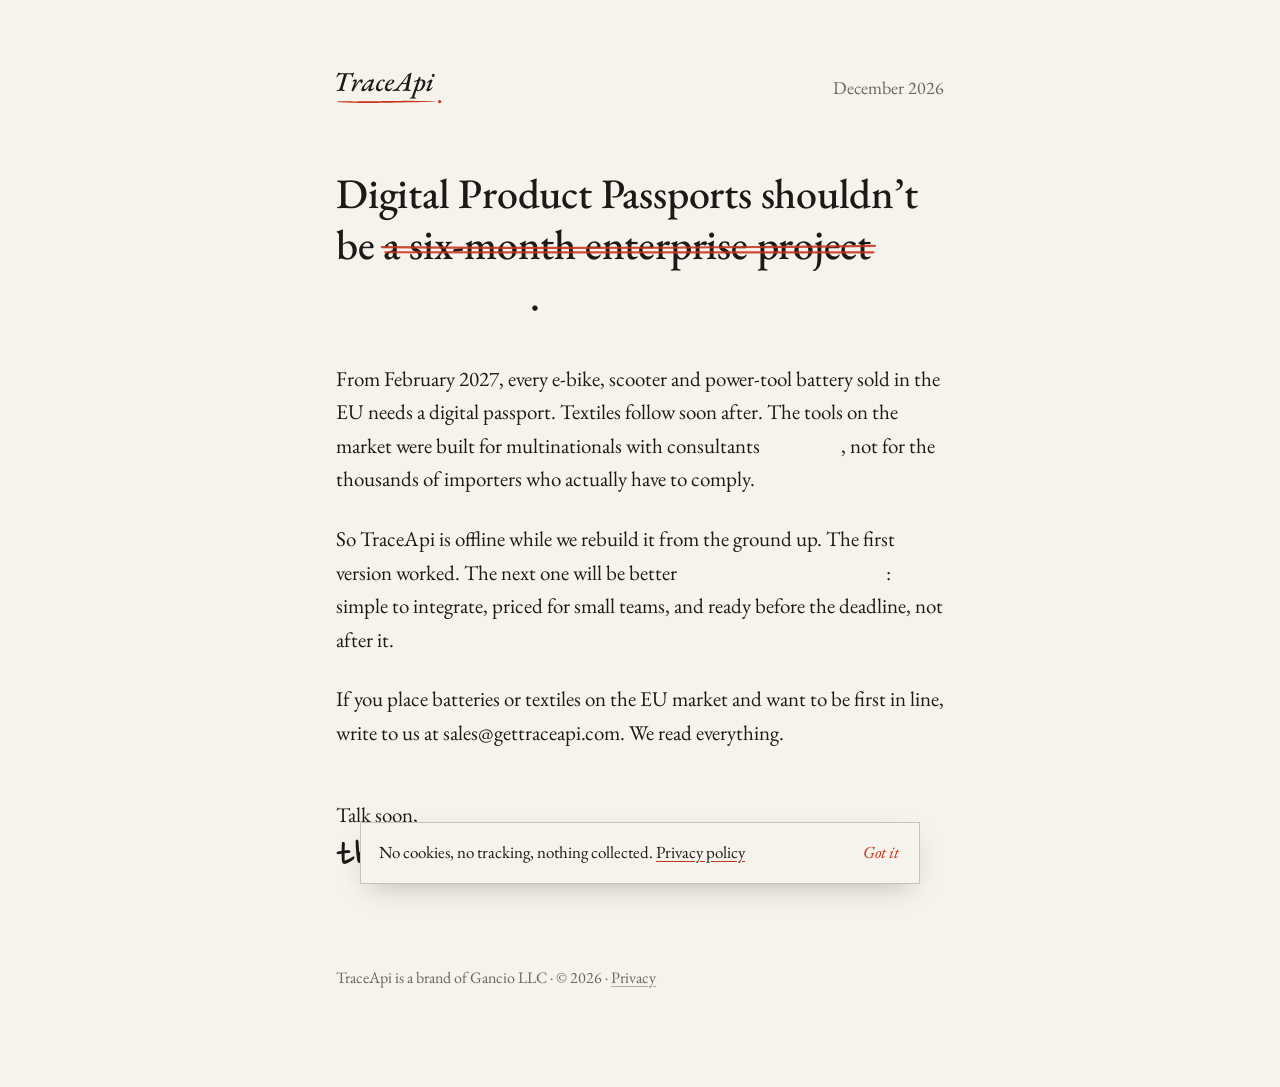
<file: index.html>
<!doctype html>
<html lang="en">
<head>
  <meta charset="utf-8">
  <meta name="viewport" content="width=device-width, initial-scale=1">
  <title>TraceApi · Digital Product Passports without the six-month project</title>
  <meta name="description" content="Digital Product Passports for EU battery and textile importers. One simple API, priced for small teams, ready before the February 2027 deadline.">
  <meta property="og:title" content="TraceApi · Digital Product Passports without the six-month project">
  <meta property="og:description" content="One simple API for EU Digital Product Passports, priced for small teams and ready before the February 2027 battery deadline.">
  <meta property="og:type" content="website">
  <meta name="theme-color" content="#f6f3ec">
  <link rel="icon" href="favicon.svg" type="image/svg+xml">
  <!-- Fonts are self-hosted: no visitor data goes to third parties. -->
  <link rel="preload" href="fonts/EBGaramond-400-normal-latin.woff2" as="font" type="font/woff2" crossorigin>
  <link rel="stylesheet" href="fonts/fonts.css">
  <style>
    :root {
      --paper: #f6f3ec;
      --ink: #1c1a17;
      --ink-2: #6b665d;
      --pencil: #c8331f;
    }
    @media (prefers-color-scheme: dark) {
      :root {
        --paper: #1b1a18;
        --ink: #e9e4d8;
        --ink-2: #a19a8c;
        --pencil: #ff7a5c;
      }
    }
    * { box-sizing: border-box; }
    html { -webkit-text-size-adjust: 100%; }
    body {
      margin: 0;
      background: var(--paper);
      color: var(--ink);
      font-family: "EB Garamond", Garamond, "Iowan Old Style", "Palatino Linotype", Georgia, serif;
      font-size: 21px;
      line-height: 1.6;
      font-feature-settings: "kern", "liga", "onum";
      -webkit-font-smoothing: antialiased;
      overflow-x: hidden;
    }
    ::selection { background: color-mix(in srgb, var(--pencil) 25%, transparent); }

    .page {
      position: relative;
      max-width: 640px;
      margin: 0 auto;
      padding: 72px 16px 96px;
    }
    #marks {
      position: absolute; inset: 0; width: 100%; height: 100%;
      pointer-events: none; overflow: visible;
    }
    #marks path {
      fill: none; stroke: var(--pencil); stroke-width: 2.1;
      stroke-linecap: round; stroke-linejoin: round; opacity: .88;
    }

    .top {
      display: flex; justify-content: space-between; align-items: center; gap: 16px;
      margin-bottom: 64px; color: var(--ink-2); font-size: 18px;
    }
    .top .name img { display: block; height: 32px; width: auto; }

    .notice {
      position: fixed; left: 16px; right: 16px; bottom: 16px; z-index: 10;
      max-width: 560px; margin: 0 auto;
      display: flex; align-items: baseline; justify-content: space-between; gap: 16px;
      background: var(--paper); color: var(--ink);
      border: 1px solid color-mix(in srgb, var(--ink) 22%, transparent);
      box-shadow: 0 10px 30px -12px color-mix(in srgb, var(--ink) 35%, transparent);
      padding: 14px 18px; font-size: 17px; line-height: 1.4;
    }
    .notice[hidden] { display: none; }
    .notice a { text-decoration: underline; text-decoration-color: var(--pencil); text-underline-offset: 3px; }
    .notice button {
      font: inherit; font-style: italic; color: var(--pencil); background: none; border: 0;
      padding: 4px 2px; cursor: pointer; white-space: nowrap;
    }
    .notice button:focus-visible { outline: 2px solid var(--pencil); outline-offset: 2px; }
    .foot a { text-decoration: underline; text-decoration-color: color-mix(in srgb, var(--ink-2) 50%, transparent); text-underline-offset: 3px; }

    h1 {
      font-weight: 500; font-size: clamp(30px, 6vw, 42px); line-height: 1.22;
      letter-spacing: -.005em; margin: 0 0 40px;
    }
    p { margin: 0 0 26px; hyphens: auto; }

    del { text-decoration: none; }
    ins {
      text-decoration: none;
      font-family: "Nanum Pen Script", "Bradley Hand", "Segoe Print", cursive;
      color: var(--pencil);
      font-size: 1.32em; line-height: 0;
      display: inline-block; transform: rotate(-2deg) translateY(.05em);
      opacity: 0; transition: opacity .45s ease;
      white-space: nowrap;
    }
    h1 ins { font-size: 1.18em; }
    ins.on { opacity: 1; }

    .para { position: relative; }
    .note {
      position: absolute; right: calc(100% + 44px); top: -6px; width: 170px;
      font-family: "Nanum Pen Script", "Bradley Hand", "Segoe Print", cursive;
      color: var(--pencil); font-size: 25px; line-height: 1.05; text-align: right;
      transform: rotate(-5deg); opacity: 0; transition: opacity .5s ease;
    }
    .note.right { right: auto; left: calc(100% + 44px); text-align: left; transform: rotate(4deg); }
    .note.on { opacity: 1; }

    a { color: inherit; text-decoration: none; }
    .mail { white-space: nowrap; }

    .sign { margin-top: 48px; }
    .sign .hand {
      display: block; margin-top: 2px;
      font-family: "Nanum Pen Script", "Bradley Hand", cursive;
      font-size: 44px; line-height: 1; color: var(--ink); transform: rotate(-3deg); transform-origin: left;
    }
    .foot { margin-top: 88px; color: var(--ink-2); font-size: 16px; }

    @media (max-width: 1080px) {
      .note, .note.right {
        position: static; display: block; width: auto; text-align: left;
        margin: 0 0 4px 0; transform: rotate(-2deg); transform-origin: left;
        font-size: 23px;
      }
    }
    @media (max-width: 520px) {
      body { font-size: 19px; }
      .page { padding-top: 40px; }
      .top { margin-bottom: 44px; }
      h1 { margin-bottom: 30px; }
    }
    @media (prefers-reduced-motion: reduce) {
      ins, .note { transition: none; }
    }
  </style>
</head>
<body>
  <main class="page" id="page">
    <svg id="marks" aria-hidden="true"></svg>

    <div class="top">
      <picture class="name">
        <source srcset="wordmark-dark.svg" media="(prefers-color-scheme: dark)">
        <img src="wordmark.svg" alt="TraceApi" width="106" height="32">
      </picture>
      <span id="when">November 2026</span>
    </div>

    <h1>
      Digital Product Passports shouldn’t be
      <del data-step="1">a six-month enterprise project</del>
      <ins>one API call</ins>.
    </h1>

    <div class="para">
      <aside class="note" data-step="3">this is who<br>it’s for</aside>
      <p>
        From February 2027, every e-bike, scooter and power-tool battery sold in the EU
        needs a digital passport. Textiles follow soon after. The tools on the market were
        built for <del data-step="2">multinationals with consultants</del> <ins>the few</ins>,
        not for the thousands of
        <span class="circle" data-step="3">importers</span> who actually have to comply.
      </p>
    </div>

    <div class="para">
      <aside class="note right" data-step="5">be specific</aside>
      <p>
        So TraceApi is offline while we rebuild it from the ground up. The first version
        worked. The next one will be <del data-step="4">better</del>
        <ins>done in an afternoon</ins>: simple to integrate, priced for small teams,
        and ready before the deadline, not after it.
      </p>
    </div>

    <div class="para">
      <p>
        If you place batteries or textiles on the EU market and want to be first in line,
        write to us at
        <a class="mail underline" data-step="6" href="mailto:sales@gettraceapi.com?subject=Early%20access">sales@gettraceapi.com</a>.
        We read everything.
      </p>
    </div>

    <div class="sign">
      Talk soon,
      <span class="hand">the TraceApi team</span>
    </div>

    <div class="foot">
      TraceApi is a brand of Gancio LLC · © <span id="y">2026</span> · <a href="privacy.html">Privacy</a>
    </div>
  </main>

  <div class="notice" id="notice" role="region" aria-label="Privacy notice" hidden>
    <span>No cookies, no tracking, nothing collected. <a href="privacy.html">Privacy policy</a></span>
    <button type="button" id="notice-ok">Got it</button>
  </div>

  <script>
  (() => {
    const now = new Date();
    document.getElementById('y').textContent = now.getFullYear();
    document.getElementById('when').textContent =
      now.toLocaleDateString('en-GB', { month: 'long', year: 'numeric' });

    const page = document.getElementById('page');
    const svg = document.getElementById('marks');
    const NS = 'http://www.w3.org/2000/svg';
    const reduce = matchMedia('(prefers-reduced-motion: reduce)').matches;

    // deterministic wobble per element so redraws on resize look the same
    const rng = seed => () => {
      seed |= 0; seed = seed + 0x6D2B79F5 | 0;
      let t = Math.imul(seed ^ seed >>> 15, 1 | seed);
      t = t + Math.imul(t ^ t >>> 7, 61 | t) ^ t;
      return ((t ^ t >>> 14) >>> 0) / 4294967296 - .5;
    };

    const lineD = (x1, x2, y, r, lift) => {
      const len = x2 - x1;
      const a = [x1 - 3 + r() * 4, y + r() * 2.5];
      const b = [x2 + 3 + r() * 4, y + lift + r() * 2.5];
      const c = [x1 + len * (.45 + r() * .1), y + r() * 4];
      return `M${a[0].toFixed(1)} ${a[1].toFixed(1)} Q${c[0].toFixed(1)} ${c[1].toFixed(1)} ${b[0].toFixed(1)} ${b[1].toFixed(1)}`;
    };

    const ellipseD = (cx, cy, rx, ry, r) => {
      const start = -2.6 + r() * .6, turn = Math.PI * 2 * 1.08, n = 56;
      let d = '';
      for (let i = 0; i <= n; i++) {
        const t = start + turn * i / n;
        const k = 1 + r() * .05 + (i / n) * .06;
        const x = cx + Math.cos(t) * rx * k, y = cy + Math.sin(t) * ry * k;
        d += (i ? 'L' : 'M') + x.toFixed(1) + ' ' + y.toFixed(1);
      }
      return d;
    };

    const rel = rect => {
      const p = page.getBoundingClientRect();
      return { l: rect.left - p.left, r: rect.right - p.left, t: rect.top - p.top, b: rect.bottom - p.top, h: rect.height, w: rect.width };
    };

    const paths = el => {
      const r = rng(+el.dataset.step * 7919 + el.textContent.length);
      const out = [];
      const rects = [...el.getClientRects()].map(rel);
      if (el.tagName === 'DEL') {
        for (const q of rects) {
          const y = q.t + q.h * .56;
          out.push(lineD(q.l, q.r, y, r, -1.5));
          out.push(lineD(q.l + 4, q.r - 2, y + 3.5, r, 1));
        }
      } else if (el.classList.contains('circle')) {
        const q = rel(el.getBoundingClientRect());
        out.push(ellipseD((q.l + q.r) / 2, (q.t + q.b) / 2 + 1, q.w / 2 + 6, q.h / 2 + 5, r));
      } else if (el.classList.contains('underline')) {
        for (const q of rects) {
          out.push(lineD(q.l, q.r - 4, q.b - 3, r, 2));
          out.push(lineD(q.l + 10, q.r - 6, q.b + 2, r, -1));
        }
      }
      return out;
    };

    const draw = (el, animate) => {
      const ds = paths(el);
      ds.forEach((d, i) => {
        const p = document.createElementNS(NS, 'path');
        p.setAttribute('d', d);
        svg.appendChild(p);
        if (!animate) return;
        const L = p.getTotalLength();
        p.style.strokeDasharray = L; p.style.strokeDashoffset = L;
        p.getBoundingClientRect();
        const dur = Math.max(260, Math.min(700, L * 2.2));
        p.style.transition = `stroke-dashoffset ${dur}ms cubic-bezier(.6,.05,.3,1) ${i * 140}ms`;
        p.style.strokeDashoffset = 0;
      });
      if (el.tagName === 'DEL') {
        const ins = el.nextElementSibling;
        if (ins && ins.tagName === 'INS') {
          if (animate) setTimeout(() => ins.classList.add('on'), 520); else ins.classList.add('on');
        }
      }
      if (el.classList.contains('note')) el.classList.add('on');
    };

    const steps = [...document.querySelectorAll('[data-step]')]
      .sort((a, b) => a.dataset.step - b.dataset.step);
    const done = new Set();

    const redraw = () => {
      svg.innerHTML = '';
      done.forEach(el => draw(el, false));
    };

    const run = () => {
      if (reduce) { steps.forEach(el => { done.add(el); draw(el, false); }); return; }
      let t = 900;
      let last = null;
      for (const el of steps) {
        if (last !== null && el.dataset.step !== last) t += 1150;
        last = el.dataset.step;
        setTimeout(() => { done.add(el); draw(el, true); }, t);
      }
    };

    let rt;
    addEventListener('resize', () => { clearTimeout(rt); rt = setTimeout(redraw, 120); });
    (document.fonts ? document.fonts.ready : Promise.resolve()).then(run);

    // Privacy notice. Remembering "Got it" uses one localStorage entry, which is
    // strictly necessary for a feature the visitor asked for (ePrivacy Art. 5(3) exemption).
    const notice = document.getElementById('notice');
    let seen = false;
    try { seen = localStorage.getItem('traceapi-notice') === '1'; } catch (e) {}
    if (!seen) notice.hidden = false;
    document.getElementById('notice-ok').addEventListener('click', () => {
      notice.hidden = true;
      try { localStorage.setItem('traceapi-notice', '1'); } catch (e) {}
    });
  })();
  </script>
</body>
</html>
</file>
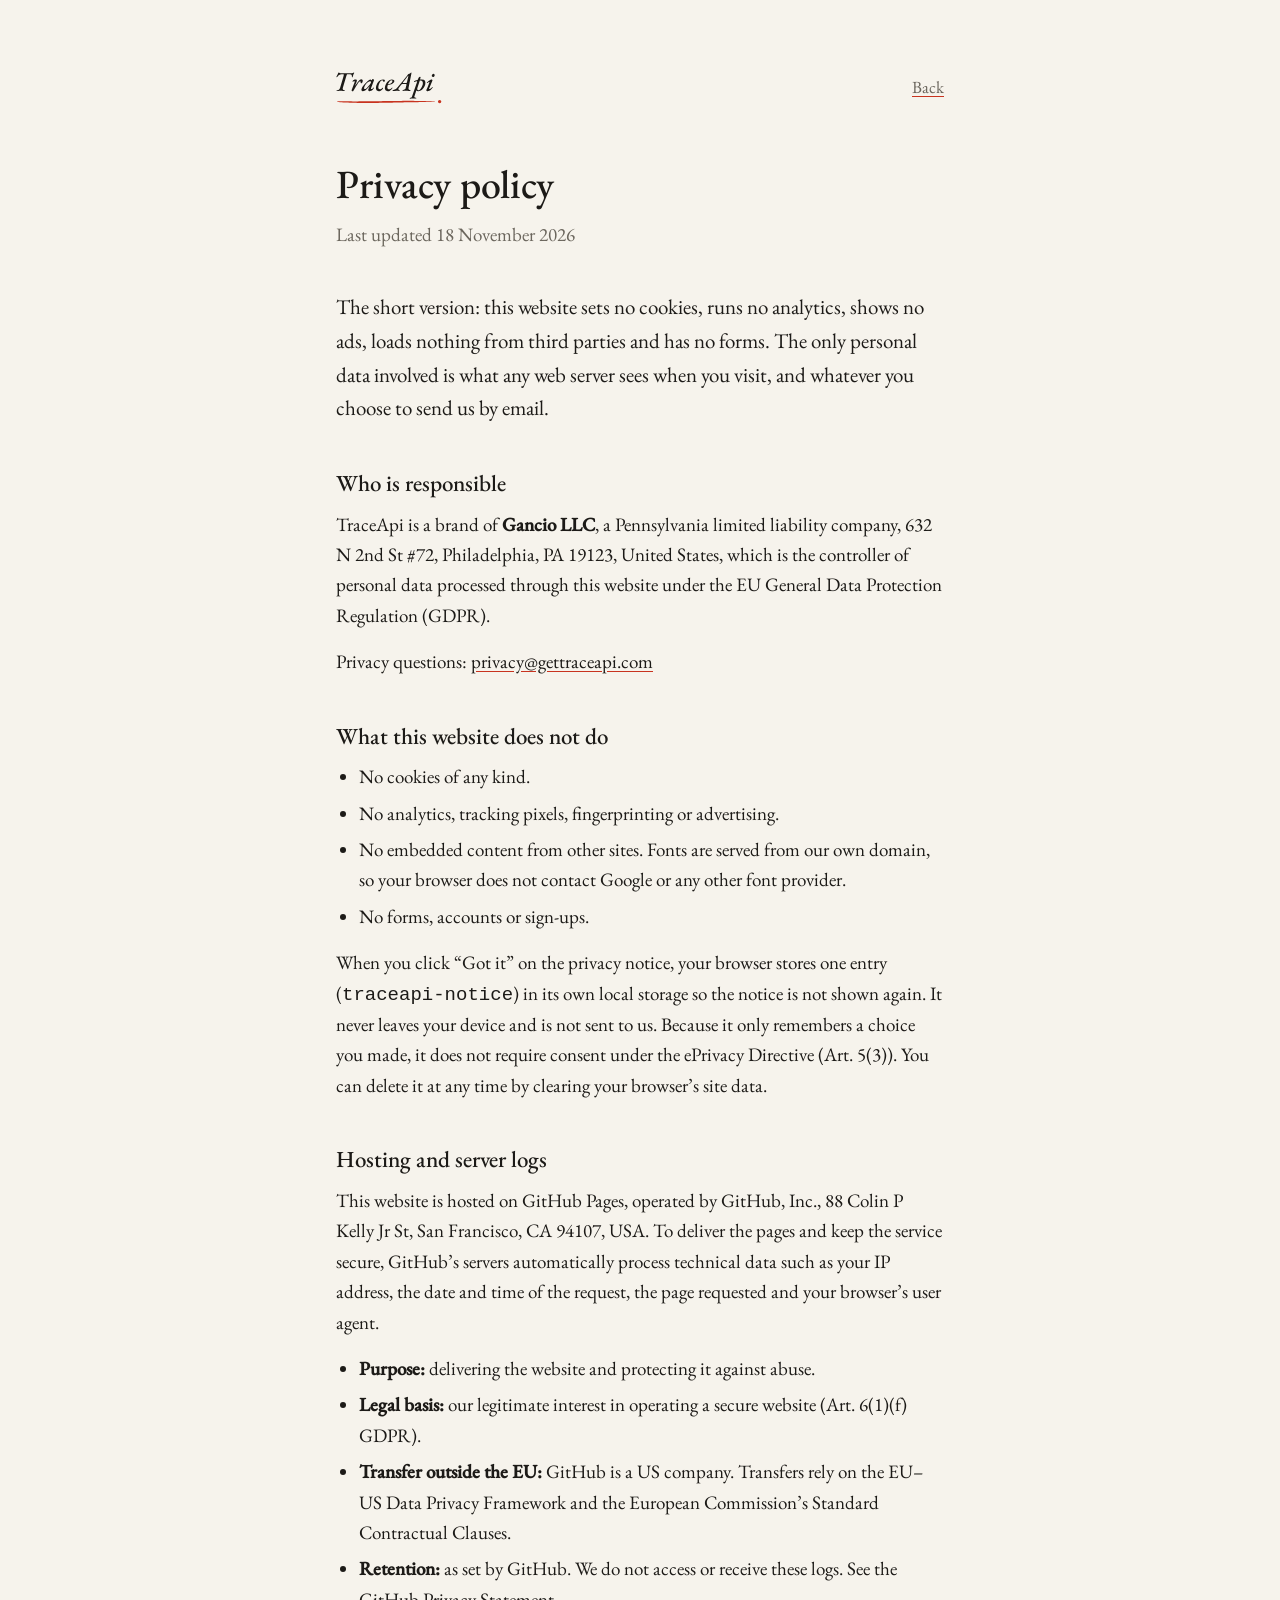
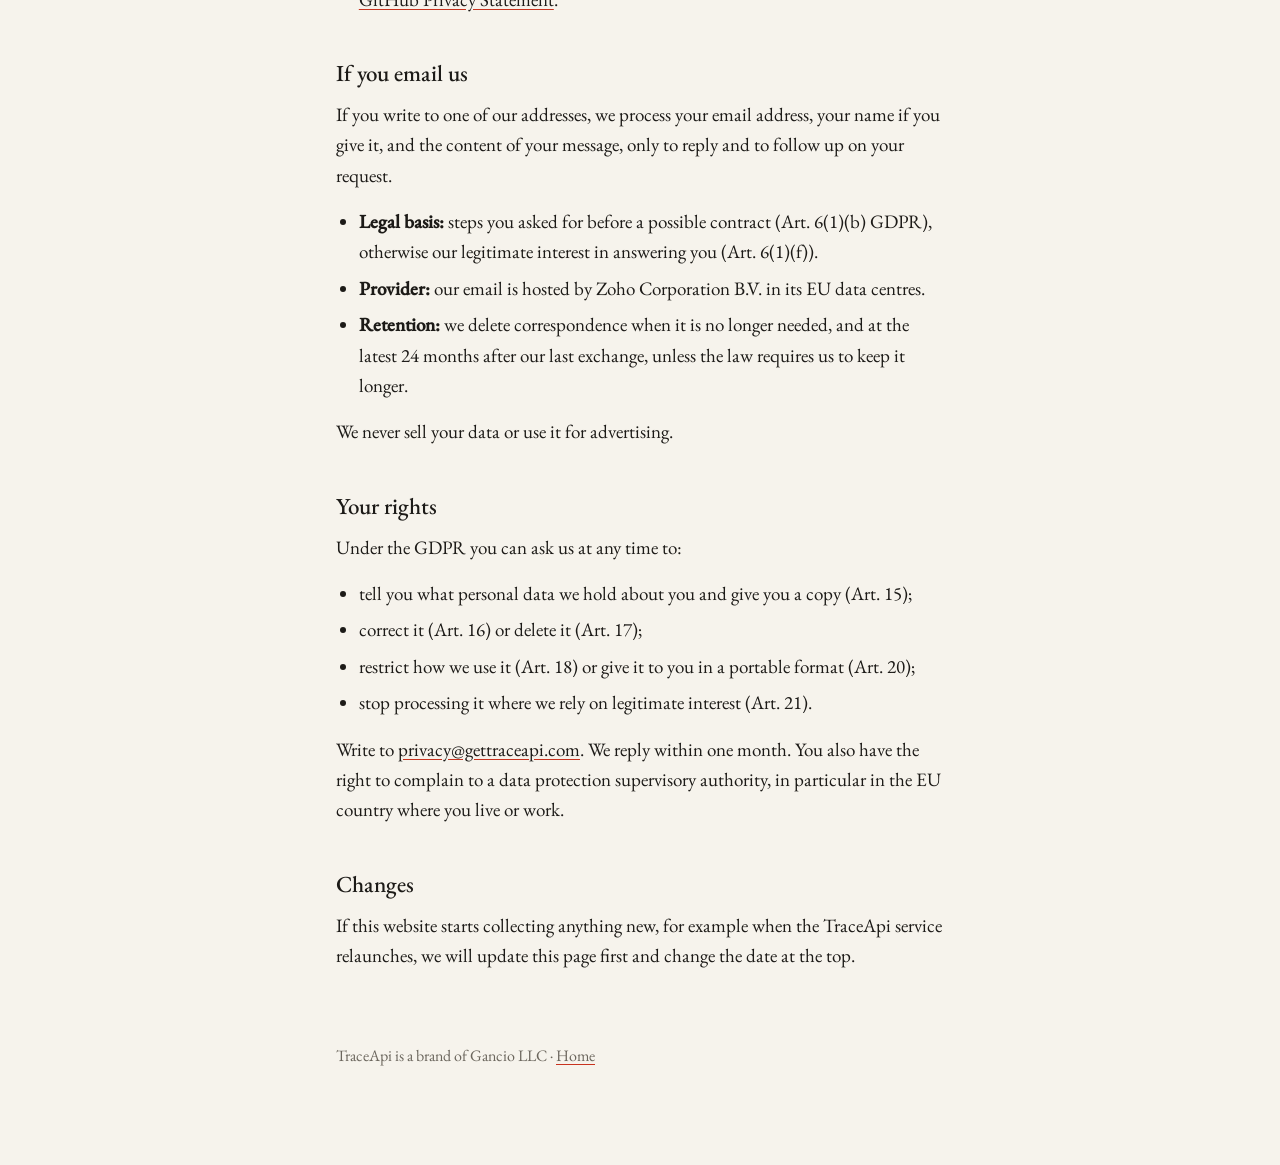
<file: privacy.html>
<!doctype html>
<html lang="en">
<head>
  <meta charset="utf-8">
  <meta name="viewport" content="width=device-width, initial-scale=1">
  <title>Privacy policy · TraceApi</title>
  <meta name="description" content="How the TraceApi website handles personal data: no cookies, no tracking, no analytics.">
  <meta name="theme-color" content="#f6f3ec">
  <link rel="icon" href="favicon.svg" type="image/svg+xml">
  <link rel="preload" href="fonts/EBGaramond-400-normal-latin.woff2" as="font" type="font/woff2" crossorigin>
  <link rel="stylesheet" href="fonts/fonts.css">
  <style>
    :root { --paper: #f6f3ec; --ink: #1c1a17; --ink-2: #6b665d; --pencil: #c8331f; }
    @media (prefers-color-scheme: dark) {
      :root { --paper: #1b1a18; --ink: #e9e4d8; --ink-2: #a19a8c; --pencil: #ff7a5c; }
    }
    * { box-sizing: border-box; }
    html { -webkit-text-size-adjust: 100%; }
    body {
      margin: 0; background: var(--paper); color: var(--ink);
      font-family: "EB Garamond", Garamond, "Iowan Old Style", "Palatino Linotype", Georgia, serif;
      font-size: 19px; line-height: 1.6; font-feature-settings: "kern", "liga", "onum";
      -webkit-font-smoothing: antialiased;
    }
    .page { max-width: 640px; margin: 0 auto; padding: 72px 16px 96px; }
    .top { display: flex; justify-content: space-between; align-items: center; gap: 16px; margin-bottom: 56px; color: var(--ink-2); font-size: 17px; }
    .top img { display: block; height: 32px; width: auto; }
    h1 { font-weight: 500; font-size: clamp(30px, 6vw, 40px); line-height: 1.2; margin: 0 0 12px; }
    .updated { color: var(--ink-2); margin: 0 0 40px; }
    .lead { font-size: 21px; margin: 0 0 40px; }
    h2 { font-weight: 500; font-size: 23px; margin: 40px 0 8px; }
    p, ul { margin: 0 0 16px; }
    ul { padding-left: 1.2em; }
    li { margin-bottom: 6px; }
    a { color: inherit; text-decoration: underline; text-decoration-color: var(--pencil); text-underline-offset: 3px; }
    .foot { margin-top: 72px; color: var(--ink-2); font-size: 16px; }
    @media (max-width: 520px) { .page { padding-top: 40px; } }
  </style>
</head>
<body>
  <main class="page">
    <div class="top">
      <a href="./" aria-label="TraceApi home">
        <picture>
          <source srcset="wordmark-dark.svg" media="(prefers-color-scheme: dark)">
          <img src="wordmark.svg" alt="TraceApi" width="106" height="32">
        </picture>
      </a>
      <a href="./">Back</a>
    </div>

    <h1>Privacy policy</h1>
    <p class="updated">Last updated 18 November 2026</p>

    <p class="lead">
      The short version: this website sets no cookies, runs no analytics, shows no ads,
      loads nothing from third parties and has no forms. The only personal data involved
      is what any web server sees when you visit, and whatever you choose to send us by email.
    </p>

    <h2>Who is responsible</h2>
    <p>
      TraceApi is a brand of <strong>Gancio LLC</strong>, a Pennsylvania limited liability company, 632 N 2nd St #72, Philadelphia, PA 19123, United States,
      which is the controller of personal data processed through this website under the
      EU General Data Protection Regulation (GDPR).
    </p>
    <p>Privacy questions: <a href="mailto:privacy@gettraceapi.com">privacy@gettraceapi.com</a></p>

    <h2>What this website does not do</h2>
    <ul>
      <li>No cookies of any kind.</li>
      <li>No analytics, tracking pixels, fingerprinting or advertising.</li>
      <li>No embedded content from other sites. Fonts are served from our own domain, so your browser does not contact Google or any other font provider.</li>
      <li>No forms, accounts or sign-ups.</li>
    </ul>
    <p>
      When you click “Got it” on the privacy notice, your browser stores one entry
      (<code>traceapi-notice</code>) in its own local storage so the notice is not shown again.
      It never leaves your device and is not sent to us. Because it only remembers a choice you
      made, it does not require consent under the ePrivacy Directive (Art. 5(3)). You can delete it
      at any time by clearing your browser’s site data.
    </p>

    <h2>Hosting and server logs</h2>
    <p>
      This website is hosted on GitHub Pages, operated by GitHub, Inc., 88 Colin P Kelly Jr St,
      San Francisco, CA 94107, USA. To deliver the pages and keep the service secure, GitHub’s
      servers automatically process technical data such as your IP address, the date and time
      of the request, the page requested and your browser’s user agent.
    </p>
    <ul>
      <li><strong>Purpose:</strong> delivering the website and protecting it against abuse.</li>
      <li><strong>Legal basis:</strong> our legitimate interest in operating a secure website (Art. 6(1)(f) GDPR).</li>
      <li><strong>Transfer outside the EU:</strong> GitHub is a US company. Transfers rely on the EU–US Data Privacy Framework and the European Commission’s Standard Contractual Clauses.</li>
      <li><strong>Retention:</strong> as set by GitHub. We do not access or receive these logs. See the <a href="https://docs.github.com/en/site-policy/privacy-policies/github-general-privacy-statement">GitHub Privacy Statement</a>.</li>
    </ul>

    <h2>If you email us</h2>
    <p>
      If you write to one of our addresses, we process your email address, your name if you
      give it, and the content of your message, only to reply and to follow up on your request.
    </p>
    <ul>
      <li><strong>Legal basis:</strong> steps you asked for before a possible contract (Art. 6(1)(b) GDPR), otherwise our legitimate interest in answering you (Art. 6(1)(f)).</li>
      <li><strong>Provider:</strong> our email is hosted by Zoho Corporation B.V. in its EU data centres.</li>
      <li><strong>Retention:</strong> we delete correspondence when it is no longer needed, and at the latest 24 months after our last exchange, unless the law requires us to keep it longer.</li>
    </ul>
    <p>We never sell your data or use it for advertising.</p>

    <h2>Your rights</h2>
    <p>Under the GDPR you can ask us at any time to:</p>
    <ul>
      <li>tell you what personal data we hold about you and give you a copy (Art. 15);</li>
      <li>correct it (Art. 16) or delete it (Art. 17);</li>
      <li>restrict how we use it (Art. 18) or give it to you in a portable format (Art. 20);</li>
      <li>stop processing it where we rely on legitimate interest (Art. 21).</li>
    </ul>
    <p>
      Write to <a href="mailto:privacy@gettraceapi.com">privacy@gettraceapi.com</a>. We reply within
      one month. You also have the right to complain to a data protection supervisory authority,
      in particular in the EU country where you live or work.
    </p>

    <h2>Changes</h2>
    <p>
      If this website starts collecting anything new, for example when the TraceApi service
      relaunches, we will update this page first and change the date at the top.
    </p>

    <div class="foot">TraceApi is a brand of Gancio LLC · <a href="./">Home</a></div>
  </main>
</body>
</html>
</file>
<file: fonts/fonts.css>
/* latin-ext */
@font-face {
  font-family: 'EB Garamond';
  font-style: italic;
  font-weight: 400;
  font-display: swap;
  src: url(EBGaramond-400-italic-latin-ext.woff2) format('woff2');
  unicode-range: U+0100-02BA, U+02BD-02C5, U+02C7-02CC, U+02CE-02D7, U+02DD-02FF, U+0304, U+0308, U+0329, U+1D00-1DBF, U+1E00-1E9F, U+1EF2-1EFF, U+2020, U+20A0-20AB, U+20AD-20C4, U+2113, U+2C60-2C7F, U+A720-A7FF;
}
/* latin */
@font-face {
  font-family: 'EB Garamond';
  font-style: italic;
  font-weight: 400;
  font-display: swap;
  src: url(EBGaramond-400-italic-latin.woff2) format('woff2');
  unicode-range: U+0000-00FF, U+0131, U+0152-0153, U+02BB-02BC, U+02C6, U+02DA, U+02DC, U+0304, U+0308, U+0329, U+2000-206F, U+20AC, U+2122, U+2191, U+2193, U+2212, U+2215, U+FEFF, U+FFFD;
}
/* latin-ext */
@font-face {
  font-family: 'EB Garamond';
  font-style: normal;
  font-weight: 400;
  font-display: swap;
  src: url(EBGaramond-400-normal-latin-ext.woff2) format('woff2');
  unicode-range: U+0100-02BA, U+02BD-02C5, U+02C7-02CC, U+02CE-02D7, U+02DD-02FF, U+0304, U+0308, U+0329, U+1D00-1DBF, U+1E00-1E9F, U+1EF2-1EFF, U+2020, U+20A0-20AB, U+20AD-20C4, U+2113, U+2C60-2C7F, U+A720-A7FF;
}
/* latin */
@font-face {
  font-family: 'EB Garamond';
  font-style: normal;
  font-weight: 400;
  font-display: swap;
  src: url(EBGaramond-400-normal-latin.woff2) format('woff2');
  unicode-range: U+0000-00FF, U+0131, U+0152-0153, U+02BB-02BC, U+02C6, U+02DA, U+02DC, U+0304, U+0308, U+0329, U+2000-206F, U+20AC, U+2122, U+2191, U+2193, U+2212, U+2215, U+FEFF, U+FFFD;
}
/* latin-ext */
@font-face {
  font-family: 'EB Garamond';
  font-style: normal;
  font-weight: 500;
  font-display: swap;
  src: url(EBGaramond-500-normal-latin-ext.woff2) format('woff2');
  unicode-range: U+0100-02BA, U+02BD-02C5, U+02C7-02CC, U+02CE-02D7, U+02DD-02FF, U+0304, U+0308, U+0329, U+1D00-1DBF, U+1E00-1E9F, U+1EF2-1EFF, U+2020, U+20A0-20AB, U+20AD-20C4, U+2113, U+2C60-2C7F, U+A720-A7FF;
}
/* latin */
@font-face {
  font-family: 'EB Garamond';
  font-style: normal;
  font-weight: 500;
  font-display: swap;
  src: url(EBGaramond-500-normal-latin.woff2) format('woff2');
  unicode-range: U+0000-00FF, U+0131, U+0152-0153, U+02BB-02BC, U+02C6, U+02DA, U+02DC, U+0304, U+0308, U+0329, U+2000-206F, U+20AC, U+2122, U+2191, U+2193, U+2212, U+2215, U+FEFF, U+FFFD;
}
/* latin */
@font-face {
  font-family: 'Nanum Pen Script';
  font-style: normal;
  font-weight: 400;
  font-display: swap;
  src: url(NanumPenScript-400-normal-latin.woff2) format('woff2');
  unicode-range: U+0000-00FF, U+0131, U+0152-0153, U+02BB-02BC, U+02C6, U+02DA, U+02DC, U+0304, U+0308, U+0329, U+2000-206F, U+20AC, U+2122, U+2191, U+2193, U+2212, U+2215, U+FEFF, U+FFFD;
}
</file>
